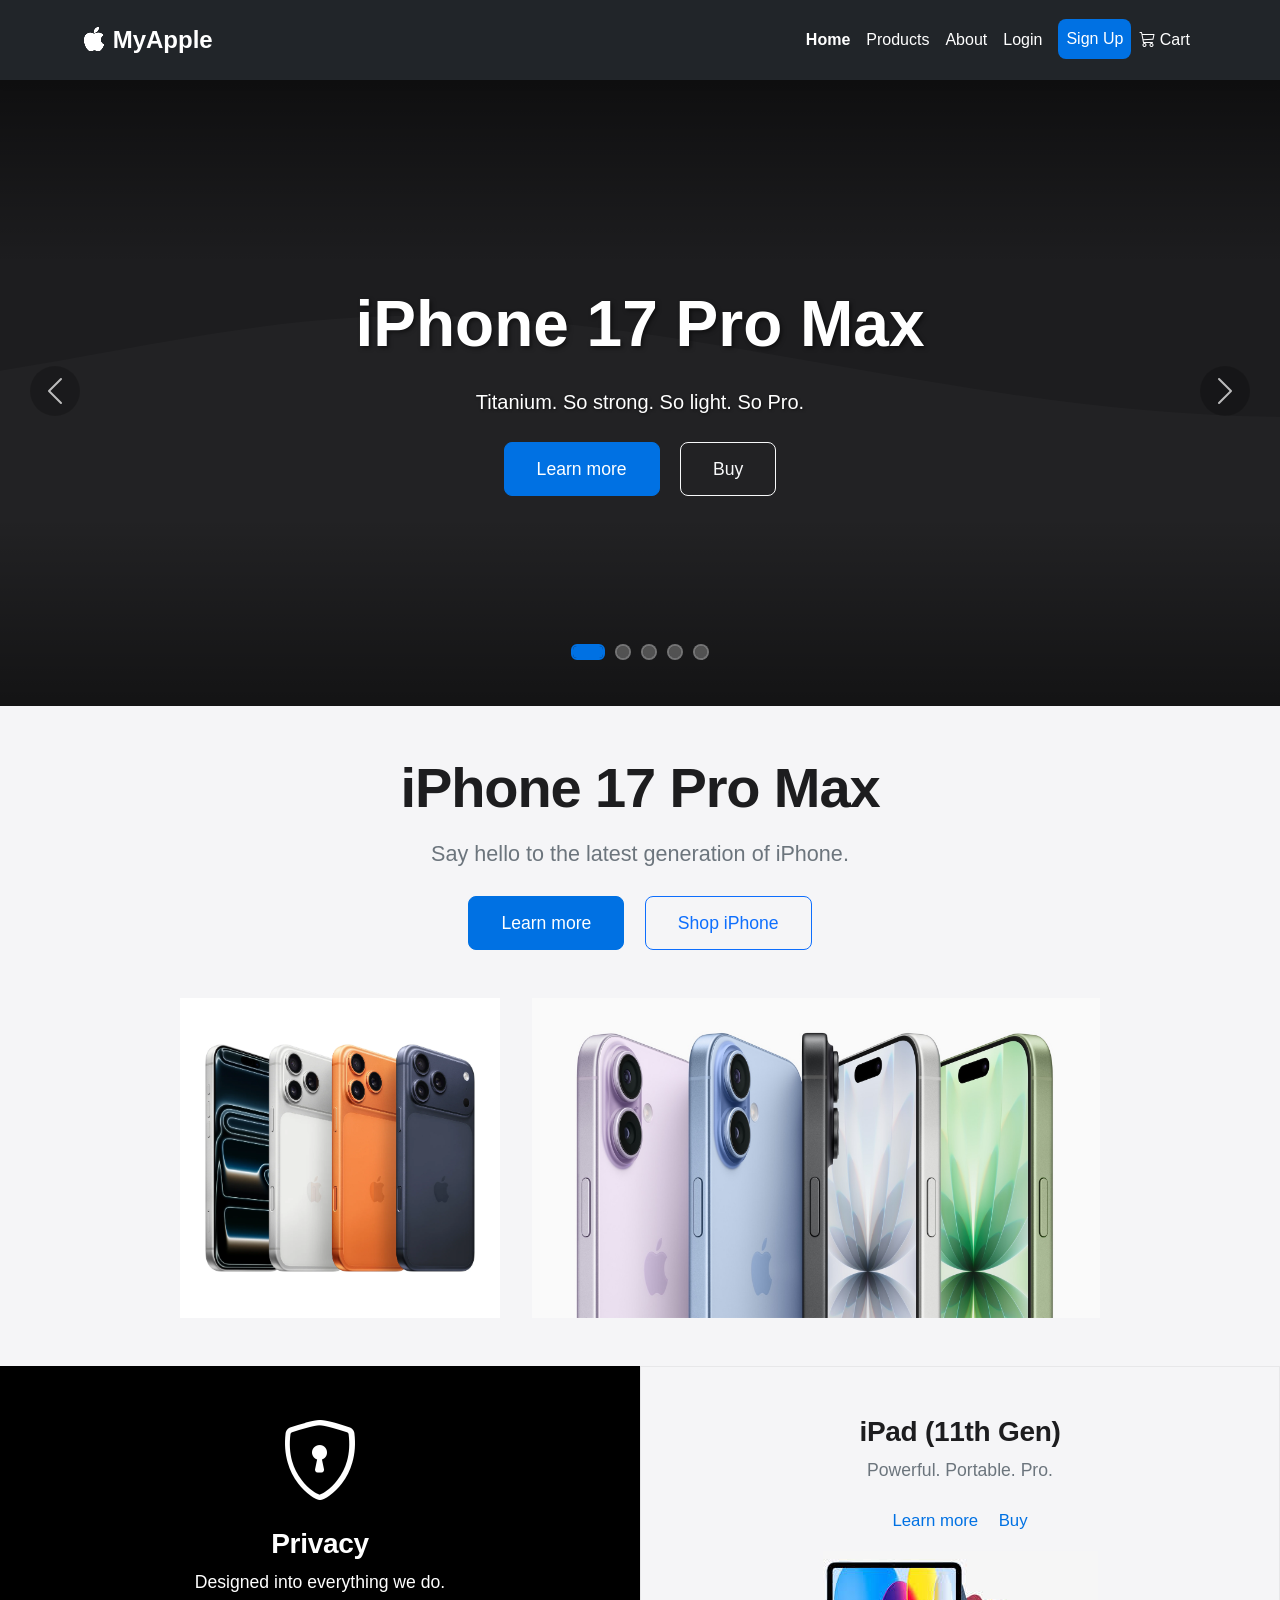
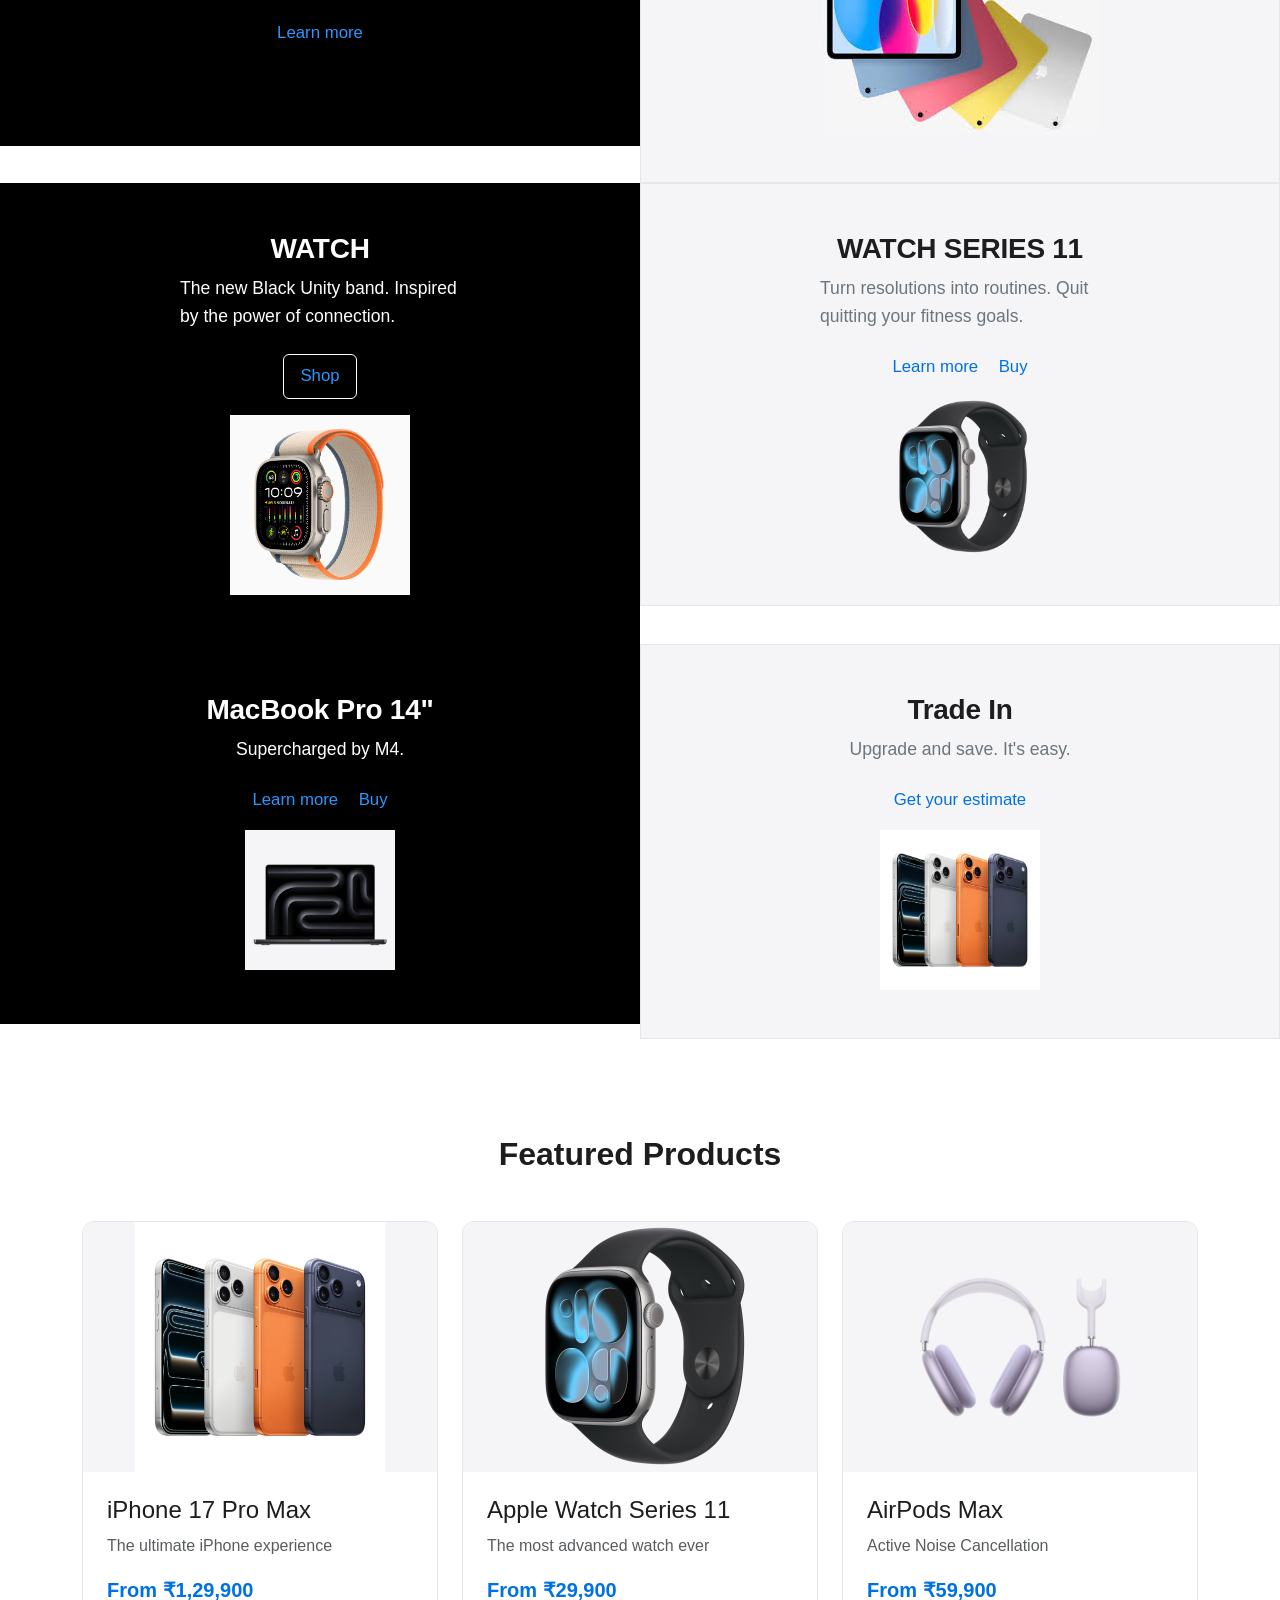
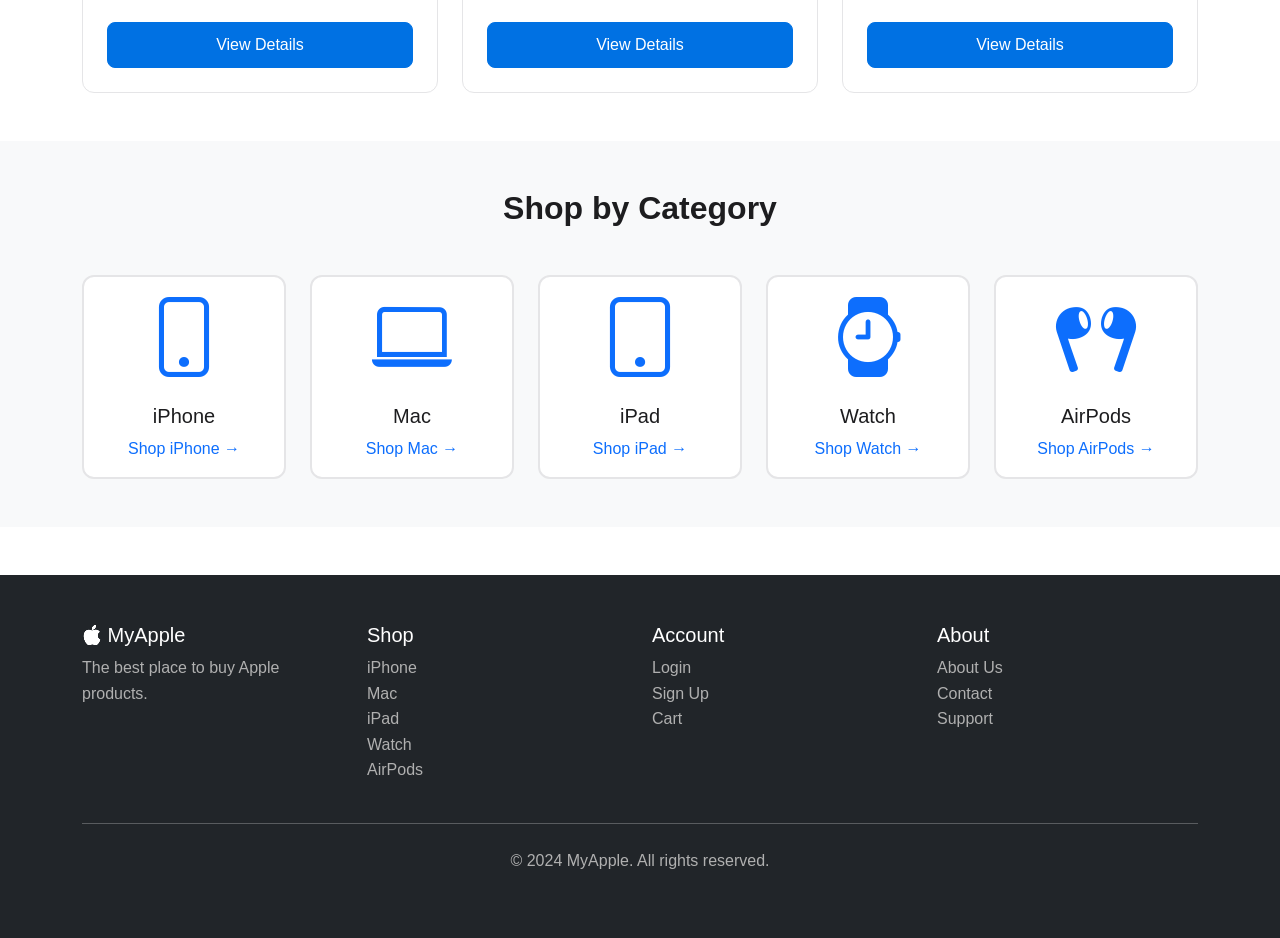
<file: index.html>
<!DOCTYPE html>
<html lang="en">
<head>
    <meta charset="UTF-8">
    <meta name="viewport" content="width=device-width, initial-scale=1.0">
    <title>MyAppl - Official Store</title>
    <link href="https://cdn.jsdelivr.net/npm/bootstrap@5.3.8/dist/css/bootstrap.min.css" rel="stylesheet">
    <link rel="stylesheet" href="https://cdn.jsdelivr.net/npm/bootstrap-icons@1.13.1/font/bootstrap-icons.min.css">
    <link rel="stylesheet" href="css/style.css">
</head>
<body>
    <!-- Navigation -->
    <nav class="navbar navbar-expand-lg navbar-dark bg-dark fixed-top">
        <div class="container">
            <a class="navbar-brand fw-bold" href="index.html">
                <i class="bi bi-apple"></i> MyApple
            </a>
            <button class="navbar-toggler" type="button" data-bs-toggle="collapse" data-bs-target="#navbarNav">
                <span class="navbar-toggler-icon"></span>
            </button>
            <div class="collapse navbar-collapse" id="navbarNav">
                <ul class="navbar-nav ms-auto">
                    <li class="nav-item">
                        <a class="nav-link active" href="index.html">Home</a>
                    </li>
                    <li class="nav-item">
                        <a class="nav-link" href="categories.html">Products</a>
                    </li>
                    <li class="nav-item">
                        <a class="nav-link" href="about.html">About</a>
                    </li>
                    <li class="nav-item" id="navAuth">
                        <a class="nav-link" href="login.html">Login</a>
                    </li>
                    <li class="nav-item" id="navAuthSignup">
                        <a class="nav-link btn btn-primary text-white ms-2" href="signup.html">Sign Up</a>
                    </li>
                    <li class="nav-item dropdown" id="navProfile" style="display: none;">
                        <a class="nav-link dropdown-toggle" href="#" data-bs-toggle="dropdown" aria-expanded="false">
                            <i class="bi bi-person-circle"></i> <span id="profileNameSpan">Profile</span>
                        </a>
                        <ul class="dropdown-menu dropdown-menu-end">
                            <li><a class="dropdown-item" href="profile.html"><i class="bi bi-person"></i> Profile</a></li>
                            <li><hr class="dropdown-divider"></li>
                            <li><a class="dropdown-item text-danger" href="#" id="navLogout"><i class="bi bi-box-arrow-right"></i> Logout</a></li>
                        </ul>
                    </li>
                    <li class="nav-item">
                        <a class="nav-link" href="payment.html">
                            <i class="bi bi-cart3"></i> Cart
                        </a>
                    </li>
                </ul>
            </div>
        </div>
    </nav>

    <!-- Carousel Section -->
    <section class="hero-carousel-section" style="margin-top: 76px; position: relative;">
        <div id="heroCarousel" class="carousel slide carousel-fade" data-bs-ride="carousel" data-bs-interval="2000">
            <div class="carousel-inner">
                <!-- iPhone Slide -->
                <div class="carousel-item active">
                    <div class="hero-slide hero-slide-iphone">
                        <video class="hero-slide-video" autoplay muted loop playsinline>
                            <source src="theme/ivid.mp4" type="video/mp4">
                        </video>
                        <div class="hero-content text-center text-white">
                            <h1 class="display-1 fw-bold mb-4">iPhone 17 Pro Max</h1>
                            <p class="lead mb-4">Titanium. So strong. So light. So Pro.</p>
                            <div class="hero-buttons">
                                <a href="categories.html?category=iphone" class="btn btn-primary btn-lg me-3">Learn more</a>
                                <a href="categories.html?category=iphone" class="btn btn-outline-light btn-lg">Buy</a>
                            </div>
                        </div>
                    </div>
                </div>
                <!-- Watch Slide -->
                <div class="carousel-item">
                    <div class="hero-slide hero-slide-watch">
                        <div class="hero-content text-center text-white">
                            <h1 class="display-1 fw-bold mb-4">Apple Watch Series 11</h1>
                            <p class="lead mb-4">The most advanced watch ever made.</p>
                            <div class="hero-buttons">
                                <a href="categories.html?category=watch" class="btn btn-primary btn-lg me-3">Learn more</a>
                                <a href="categories.html?category=watch" class="btn btn-outline-light btn-lg">Buy</a>
                            </div>
                        </div>
                    </div>
                </div>
                <!-- iPad Slide -->
                <div class="carousel-item">
                    <div class="hero-slide hero-slide-ipad">
                        <div class="hero-content text-center text-white">
                            <h1 class="display-1 fw-bold mb-4">iPad (10th Gen)</h1>
                            <p class="lead mb-4">Powerful. Portable. Pro.</p>
                            <div class="hero-buttons">
                                <a href="categories.html?category=ipad" class="btn btn-primary btn-lg me-3">Learn more</a>
                                <a href="categories.html?category=ipad" class="btn btn-outline-light btn-lg">Buy</a>
                            </div>
                        </div>
                    </div>
                </div>
                <!-- Mac Slide -->
                <div class="carousel-item">
                    <div class="hero-slide hero-slide-mac">
                        <div class="hero-content text-center text-white">
                            <h1 class="display-1 fw-bold mb-4">MacBook Pro (M4)</h1>
                            <p class="lead mb-4">Supercharged by M4 chip.</p>
                            <div class="hero-buttons">
                                <a href="categories.html?category=mac" class="btn btn-primary btn-lg me-3">Learn more</a>
                                <a href="categories.html?category=mac" class="btn btn-outline-light btn-lg">Buy</a>
                            </div>
                        </div>
                    </div>
                </div>
                <!-- AirPods Slide -->
                <div class="carousel-item">
                    <div class="hero-slide hero-slide-airpods">
                        <div class="hero-content text-center text-white">
                            <h1 class="display-1 fw-bold mb-4">AirPods Max</h1>
                            <p class="lead mb-4">Active Noise Cancellation. Pure sound.</p>
                            <div class="hero-buttons">
                                <a href="categories.html?category=airpods" class="btn btn-primary btn-lg me-3">Learn more</a>
                                <a href="categories.html?category=airpods" class="btn btn-outline-light btn-lg">Buy</a>
                            </div>
                        </div>
                    </div>
                </div>
            </div>
            <!-- Carousel Controls -->
            <button class="carousel-control-prev" type="button" data-bs-target="#heroCarousel" data-bs-slide="prev" style="left: 30px;">
                <span class="carousel-control-prev-icon" aria-hidden="true"></span>
                <span class="visually-hidden">Previous</span>
            </button>
            <button class="carousel-control-next" type="button" data-bs-target="#heroCarousel" data-bs-slide="next" style="right: 30px;">
                <span class="carousel-control-next-icon" aria-hidden="true"></span>
                <span class="visually-hidden">Next</span>
            </button>
            <!-- Carousel Indicators -->
            <div class="carousel-indicators" style="bottom: 30px;">
                <button type="button" data-bs-target="#heroCarousel" data-bs-slide-to="0" class="active" aria-current="true" aria-label="Slide 1"></button>
                <button type="button" data-bs-target="#heroCarousel" data-bs-slide-to="1" aria-label="Slide 2"></button>
                <button type="button" data-bs-target="#heroCarousel" data-bs-slide-to="2" aria-label="Slide 3"></button>
                <button type="button" data-bs-target="#heroCarousel" data-bs-slide-to="3" aria-label="Slide 4"></button>
                <button type="button" data-bs-target="#heroCarousel" data-bs-slide-to="4" aria-label="Slide 5"></button>
            </div>
        </div>
    </section>

    <!-- iPhone Poster Banner -->
    <section class="poster-banner poster-iphone-banner py-5" style="margin-top: 0;">
        <div class="container text-center">
            <h2 class="poster-banner-title display-4 fw-bold mb-3">iPhone 17 Pro Max</h2>
            <p class="poster-banner-tagline lead text-secondary mb-4">Say hello to the latest generation of iPhone.</p>
            <div class="poster-banner-buttons mb-5">
                <a href="categories.html?category=iphone" class="btn btn-primary btn-lg me-3">Learn more</a>
                <a href="categories.html?category=iphone" class="btn btn-outline-primary btn-lg">Shop iPhone</a>
            </div>
            <div class="poster-iphone-phones">
                <img src="Iphone/I17/17 pro max.jpeg.webp" alt="iPhone 17 Pro Max" class="poster-phone-img poster-phone-left">
                <img src="Iphone/I17/17.jpeg.webp" alt="iPhone 17" class="poster-phone-img poster-phone-right">
            </div>
        </div>
    </section>

    <!-- Poster Grid (2x3) -->
    <section class="poster-grid-section" style="margin-top: 0;">
        <div class="poster-grid container-fluid p-0">
            <!-- Row 1 -->
            <div class="row g-0">
                <div class="col-md-6">
                    <a href="about.html" class="poster-card poster-dark text-decoration-none">
                        <div class="poster-card-inner d-flex flex-column justify-content-center align-items-center text-white py-5 px-4">
                            <div class="poster-icon mb-3"><i class="bi bi-shield-lock display-1"></i></div>
                            <h3 class="poster-title fw-bold mb-2">Privacy</h3>
                            <p class="poster-tagline mb-4" style="max-width: 280px;">Designed into everything we do.</p>
                            <span class="poster-link text-primary">Learn more</span>
                        </div>
                    </a>
                </div>
                <div class="col-md-6">
                    <a href="categories.html?category=ipad" class="poster-card poster-light text-decoration-none">
                        <div class="poster-card-inner d-flex flex-column justify-content-center align-items-center py-5 px-4">
                            <h3 class="poster-title fw-bold mb-2">iPad (11th Gen)</h3>
                            <p class="poster-tagline text-secondary mb-4" style="max-width: 280px;">Powerful. Portable. Pro.</p>
                            <div class="poster-buttons">
                                <span class="poster-link text-primary me-3">Learn more</span>
                                <span class="poster-link text-primary">Buy</span>
                            </div>
                            <div class="poster-product-img mt-3">
                                <img src="ipad/ipad/pad 11th.jpeg.webp" alt="iPad 11th Gen" class="img-fluid">
                            </div>
                        </div>
                    </a>
                </div>
            </div>
            <!-- Row 2 -->
            <div class="row g-0">
                <div class="col-md-6">
                    <a href="categories.html?category=watch" class="poster-card poster-dark text-decoration-none">
                        <div class="poster-card-inner d-flex flex-column justify-content-center align-items-center text-white py-5 px-4">
                            <h3 class="poster-title fw-bold mb-2">WATCH</h3>
                            <p class="poster-tagline mb-4" style="max-width: 280px;">The new Black Unity band. Inspired by the power of connection.</p>
                            <span class="poster-link text-white border border-white rounded px-3 py-2">Shop</span>
                            <div class="poster-product-img mt-3">
                                <img src="watch/ultra/ultra 2.jpeg.webp" alt="Apple Watch" class="img-fluid" style="max-height: 180px;">
                            </div>
                        </div>
                    </a>
                </div>
                <div class="col-md-6">
                    <a href="categories.html?category=watch" class="poster-card poster-light text-decoration-none">
                        <div class="poster-card-inner d-flex flex-column justify-content-center align-items-center py-5 px-4">
                            <h3 class="poster-title fw-bold mb-2">WATCH SERIES 11</h3>
                            <p class="poster-tagline text-secondary mb-4" style="max-width: 280px;">Turn resolutions into routines. Quit quitting your fitness goals.</p>
                            <div class="poster-buttons mb-3">
                                <span class="poster-link text-primary me-3">Learn more</span>
                                <span class="poster-link text-primary">Buy</span>
                            </div>
                            <div class="poster-product-img">
                                <img src="watch/series/series 11.jpeg.webp" alt="Apple Watch Series 11" class="img-fluid" style="max-height: 160px;">
                            </div>
                        </div>
                    </a>
                </div>
            </div>
            <!-- Row 3 -->
            <div class="row g-0">
                <div class="col-md-6">
                    <a href="categories.html?category=mac" class="poster-card poster-dark text-decoration-none">
                        <div class="poster-card-inner d-flex flex-column justify-content-center align-items-center text-white py-5 px-4">
                            <h3 class="poster-title fw-bold mb-2">MacBook Pro 14"</h3>
                            <p class="poster-tagline mb-4" style="max-width: 280px;">Supercharged by M4.</p>
                            <div class="poster-buttons mb-3">
                                <span class="poster-link text-primary me-3">Learn more</span>
                                <span class="poster-link text-primary">Buy</span>
                            </div>
                            <div class="poster-product-img">
                                <img src="macbook/m4/m4 pro.jpeg.webp" alt="MacBook Pro M4" class="img-fluid" style="max-height: 140px;">
                            </div>
                        </div>
                    </a>
                </div>
                <div class="col-md-6">
                    <a href="categories.html?category=iphone" class="poster-card poster-light text-decoration-none">
                        <div class="poster-card-inner d-flex flex-column justify-content-center align-items-center py-5 px-4">
                            <h3 class="poster-title fw-bold mb-2">Trade In</h3>
                            <p class="poster-tagline text-secondary mb-4" style="max-width: 280px;">Upgrade and save. It's easy.</p>
                            <span class="poster-link text-primary">Get your estimate</span>
                            <div class="poster-product-img mt-3">
                                <img src="Iphone/I17/17 pro max.jpeg.webp" alt="Trade In" class="img-fluid" style="max-height: 160px;">
                            </div>
                        </div>
                    </a>
                </div>
            </div>
        </div>
    </section>

    <!-- Featured Products -->
    <section class="py-5 mt-5">
        <div class="container">
            <h2 class="text-center mb-5 fw-bold">Featured Products</h2>
            <div class="row g-4">
                <div class="col-md-4">
                    <div class="product-card">
                        <div class="product-image">
                            <img src="Iphone/I17/17 pro max.jpeg.webp" alt="iPhone 17 Pro Max" class="img-fluid">
                        </div>
                        <div class="product-info p-4">
                            <h4 style="margin-bottom: 0.5rem;">iPhone 17 Pro Max</h4>
                            <p class="text-muted">The ultimate iPhone experience</p>
                            <p class="price fw-bold">From ₹1,29,900</p>
                            <a href="categories.html" class="btn btn-primary w-100">View Details</a>
                        </div>
                    </div>
                </div>
                <div class="col-md-4">
                    <div class="product-card">
                        <div class="product-image">
                            <img src="watch/series/series 11.jpeg.webp" alt="Apple Watch Series 11" class="img-fluid">
                        </div>
                        <div class="product-info p-4">
                            <h4 style="margin-bottom: 0.5rem;">Apple Watch Series 11</h4>
                            <p class="text-muted">The most advanced watch ever</p>
                            <p class="price fw-bold">From ₹29,900</p>
                            <a href="categories.html" class="btn btn-primary w-100">View Details</a>
                        </div>
                    </div>
                </div>
                <div class="col-md-4">
                    <div class="product-card">
                        <div class="product-image">
                            <img src="airpods/max/max.jpeg.webp" alt="AirPods Max" class="img-fluid">
                        </div>
                        <div class="product-info p-4">
                            <h4 style="margin-bottom: 0.5rem;">AirPods Max</h4>
                            <p class="text-muted">Active Noise Cancellation</p>
                            <p class="price fw-bold">From ₹59,900</p>
                            <a href="categories.html" class="btn btn-primary w-100">View Details</a>
                        </div>
                    </div>
                </div>
            </div>
        </div>
    </section>

    <!-- Categories Section -->
    <section class="py-5 bg-light">
        <div class="container">
            <h2 class="text-center mb-5 fw-bold">Shop by Category</h2>
            <div class="row g-4">
                <div class="col-lg col-md-4 col-sm-6">
                    <a href="categories.html?category=iphone" class="category-card-link text-decoration-none">
                        <div class="category-card text-center">
                            <i class="bi bi-phone display-1 text-primary"></i>
                            <h5 class="mt-3" style="margin-bottom: 0.5rem;">iPhone</h5>
                            <p class="mb-0 text-primary">Shop iPhone →</p>
                        </div>
                    </a>
                </div>
                <div class="col-lg col-md-4 col-sm-6">
                    <a href="categories.html?category=mac" class="category-card-link text-decoration-none">
                        <div class="category-card text-center">
                            <i class="bi bi-laptop display-1 text-primary"></i>
                            <h5 class="mt-3" style="margin-bottom: 0.5rem;">Mac</h5>
                            <p class="mb-0 text-primary">Shop Mac →</p>
                        </div>
                    </a>
                </div>
                <div class="col-lg col-md-4 col-sm-6">
                    <a href="categories.html?category=ipad" class="category-card-link text-decoration-none">
                        <div class="category-card text-center">
                            <i class="bi bi-tablet display-1 text-primary"></i>
                            <h5 class="mt-3" style="margin-bottom: 0.5rem;">iPad</h5>
                            <p class="mb-0 text-primary">Shop iPad →</p>
                        </div>
                    </a>
                </div>
                <div class="col-lg col-md-4 col-sm-6">
                    <a href="categories.html?category=watch" class="category-card-link text-decoration-none">
                        <div class="category-card text-center">
                            <i class="bi bi-watch display-1 text-primary"></i>
                            <h5 class="mt-3" style="margin-bottom: 0.5rem;">Watch</h5>
                            <p class="mb-0 text-primary">Shop Watch →</p>
                        </div>
                    </a>
                </div>
                <div class="col-lg col-md-4 col-sm-6">
                    <a href="categories.html?category=airpods" class="category-card-link text-decoration-none">
                        <div class="category-card text-center">
                            <i class="bi bi-earbuds display-1 text-primary"></i>
                            <h5 class="mt-3" style="margin-bottom: 0.5rem;">AirPods</h5>
                            <p class="mb-0 text-primary">Shop AirPods →</p>
                        </div>
                    </a>
                </div>
            </div>
        </div>
    </section>

    <!-- Footer -->
    <footer class="bg-dark text-white py-5 mt-5">
        <div class="container">
            <div class="row">
                <div class="col-md-3">
                    <h5><i class="bi bi-apple"></i> MyApple</h5>
                    <p class="text-muted">The best place to buy Apple products.</p>
                </div>
                <div class="col-md-3">
                    <h5>Shop</h5>
                    <ul class="list-unstyled">
                        <li><a href="categories.html?category=iphone" class="text-muted text-decoration-none">iPhone</a></li>
                        <li><a href="categories.html?category=mac" class="text-muted text-decoration-none">Mac</a></li>
                        <li><a href="categories.html?category=ipad" class="text-muted text-decoration-none">iPad</a></li>
                        <li><a href="categories.html?category=watch" class="text-muted text-decoration-none">Watch</a></li>
                        <li><a href="categories.html?category=airpods" class="text-muted text-decoration-none">AirPods</a></li>
                    </ul>
                </div>
                <div class="col-md-3">
                    <h5>Account</h5>
                    <ul class="list-unstyled">
                        <li><a href="login.html" class="text-muted text-decoration-none">Login</a></li>
                        <li><a href="signup.html" class="text-muted text-decoration-none">Sign Up</a></li>
                        <li><a href="payment.html" class="text-muted text-decoration-none">Cart</a></li>
                    </ul>
                </div>
                <div class="col-md-3">
                    <h5>About</h5>
                    <ul class="list-unstyled">
                        <li><a href="about.html" class="text-muted text-decoration-none">About Us</a></li>
                        <li><a href="#" class="text-muted text-decoration-none">Contact</a></li>
                        <li><a href="#" class="text-muted text-decoration-none">Support</a></li>
                    </ul>
                </div>
            </div>
            <hr class="my-4">
            <div class="text-center text-muted">
                <p>&copy; 2024 MyApple. All rights reserved.</p>
            </div>
        </div>
    </footer>

    <script src="https://cdn.jsdelivr.net/npm/bootstrap@5.3.8/dist/js/bootstrap.bundle.min.js"></script>
    <script src="js/script.js"></script>
</body>
</html>
</file>
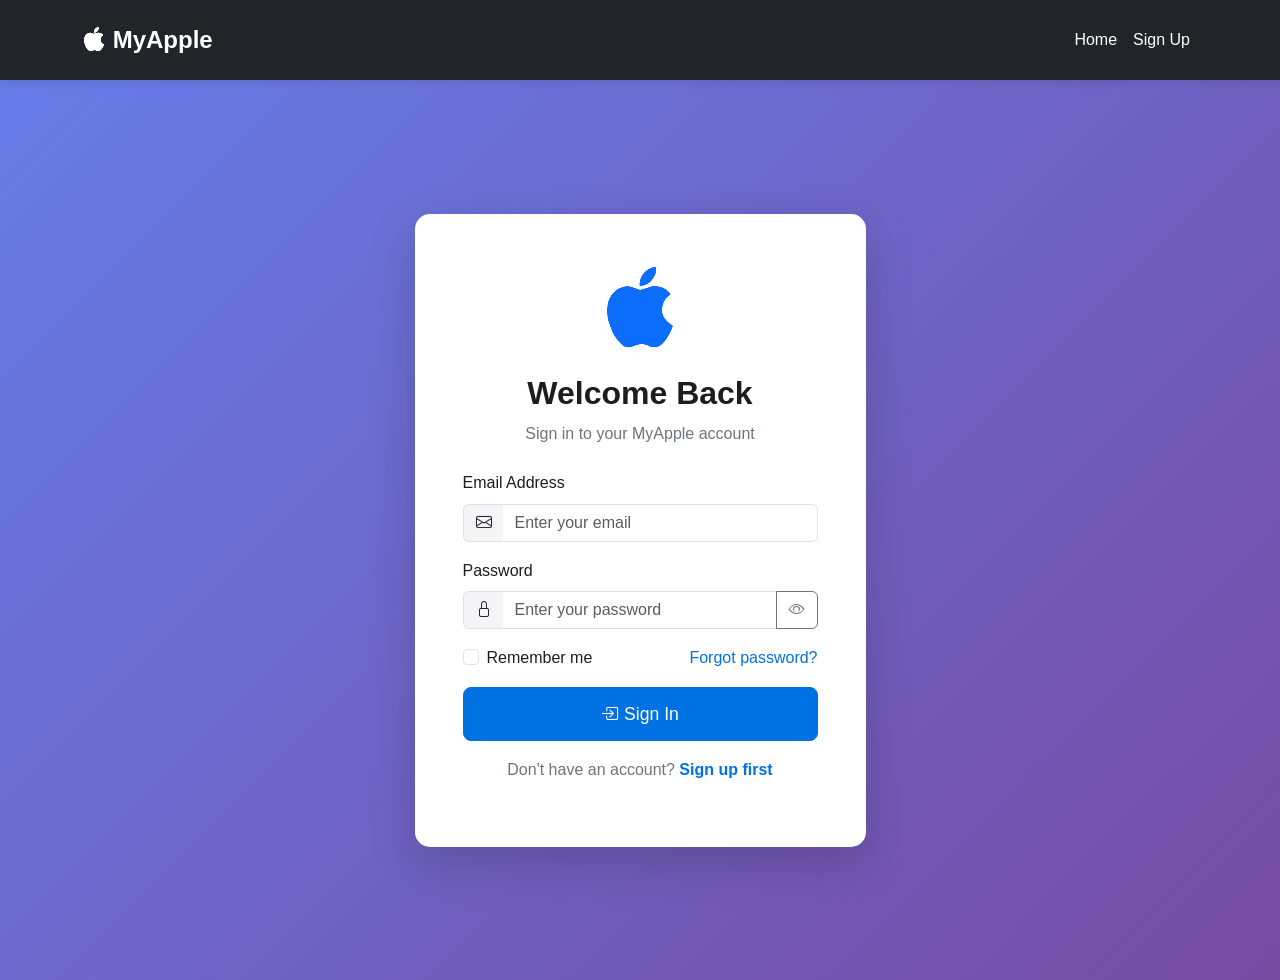
<file: login.html>
<!DOCTYPE html>
<html lang="en">
<head>
    <meta charset="UTF-8">
    <meta name="viewport" content="width=device-width, initial-scale=1.0">
    <title>Login - MyApple</title>
    <link href="https://cdn.jsdelivr.net/npm/bootstrap@5.3.8/dist/css/bootstrap.min.css" rel="stylesheet">
    <link rel="stylesheet" href="https://cdn.jsdelivr.net/npm/bootstrap-icons@1.13.1/font/bootstrap-icons.min.css">
    <link rel="stylesheet" href="css/style.css">
</head>
<body class="login-page">
    <!-- Navigation -->
    <nav class="navbar navbar-expand-lg navbar-dark bg-dark">
        <div class="container">
            <a class="navbar-brand fw-bold" href="index.html">
                <i class="bi bi-apple"></i> MyApple
            </a>
            <div class="navbar-nav ms-auto">
                <a class="nav-link" href="index.html">Home</a>
                <a class="nav-link" href="signup.html">Sign Up</a>
            </div>
        </div>
    </nav>

    <!-- Login Form -->
    <div class="container">
        <div class="row justify-content-center align-items-center min-vh-100">
            <div class="col-md-5">
                <div class="login-card shadow-lg p-5">
                    <div class="text-center mb-4">
                        <i class="bi bi-apple display-1 text-primary"></i>
                        <h2 class="mt-3 fw-bold">Welcome Back</h2>
                        <p class="text-muted">Sign in to your MyApple account</p>
                    </div>
                    
                    <form id="loginForm">
                        <div class="mb-3">
                            <label for="email" class="form-label">Email Address</label>
                            <div class="input-group">
                                <span class="input-group-text"><i class="bi bi-envelope"></i></span>
                                <input type="email" class="form-control" id="email" placeholder="Enter your email" required>
                            </div>
                        </div>
                        
                        <div class="mb-3">
                            <label for="password" class="form-label">Password</label>
                            <div class="input-group">
                                <span class="input-group-text"><i class="bi bi-lock"></i></span>
                                <input type="password" class="form-control" id="password" placeholder="Enter your password" required>
                                <button class="btn btn-outline-secondary" type="button" id="togglePassword">
                                    <i class="bi bi-eye" id="eyeIcon"></i>
                                </button>
                            </div>
                        </div>
                        
                        <div class="mb-3 form-check">
                            <input type="checkbox" class="form-check-input" id="rememberMe">
                            <label class="form-check-label" for="rememberMe">Remember me</label>
                            <a href="#" class="float-end text-decoration-none">Forgot password?</a>
                        </div>
                        
                        <button type="submit" class="btn btn-primary w-100 btn-lg mb-3">
                            <i class="bi bi-box-arrow-in-right"></i> Sign In
                        </button>
                        
                        <div class="text-center">
                            <p class="text-muted">Don't have an account? 
                                <a href="signup.html" class="text-primary text-decoration-none fw-bold">Sign up first</a>
                            </p>
                        </div>
                    </form>
                </div>
            </div>
        </div>
    </div>

    <script src="https://cdn.jsdelivr.net/npm/bootstrap@5.3.8/dist/js/bootstrap.bundle.min.js"></script>
    <script src="js/script.js"></script>
</body>
</html>
</file>
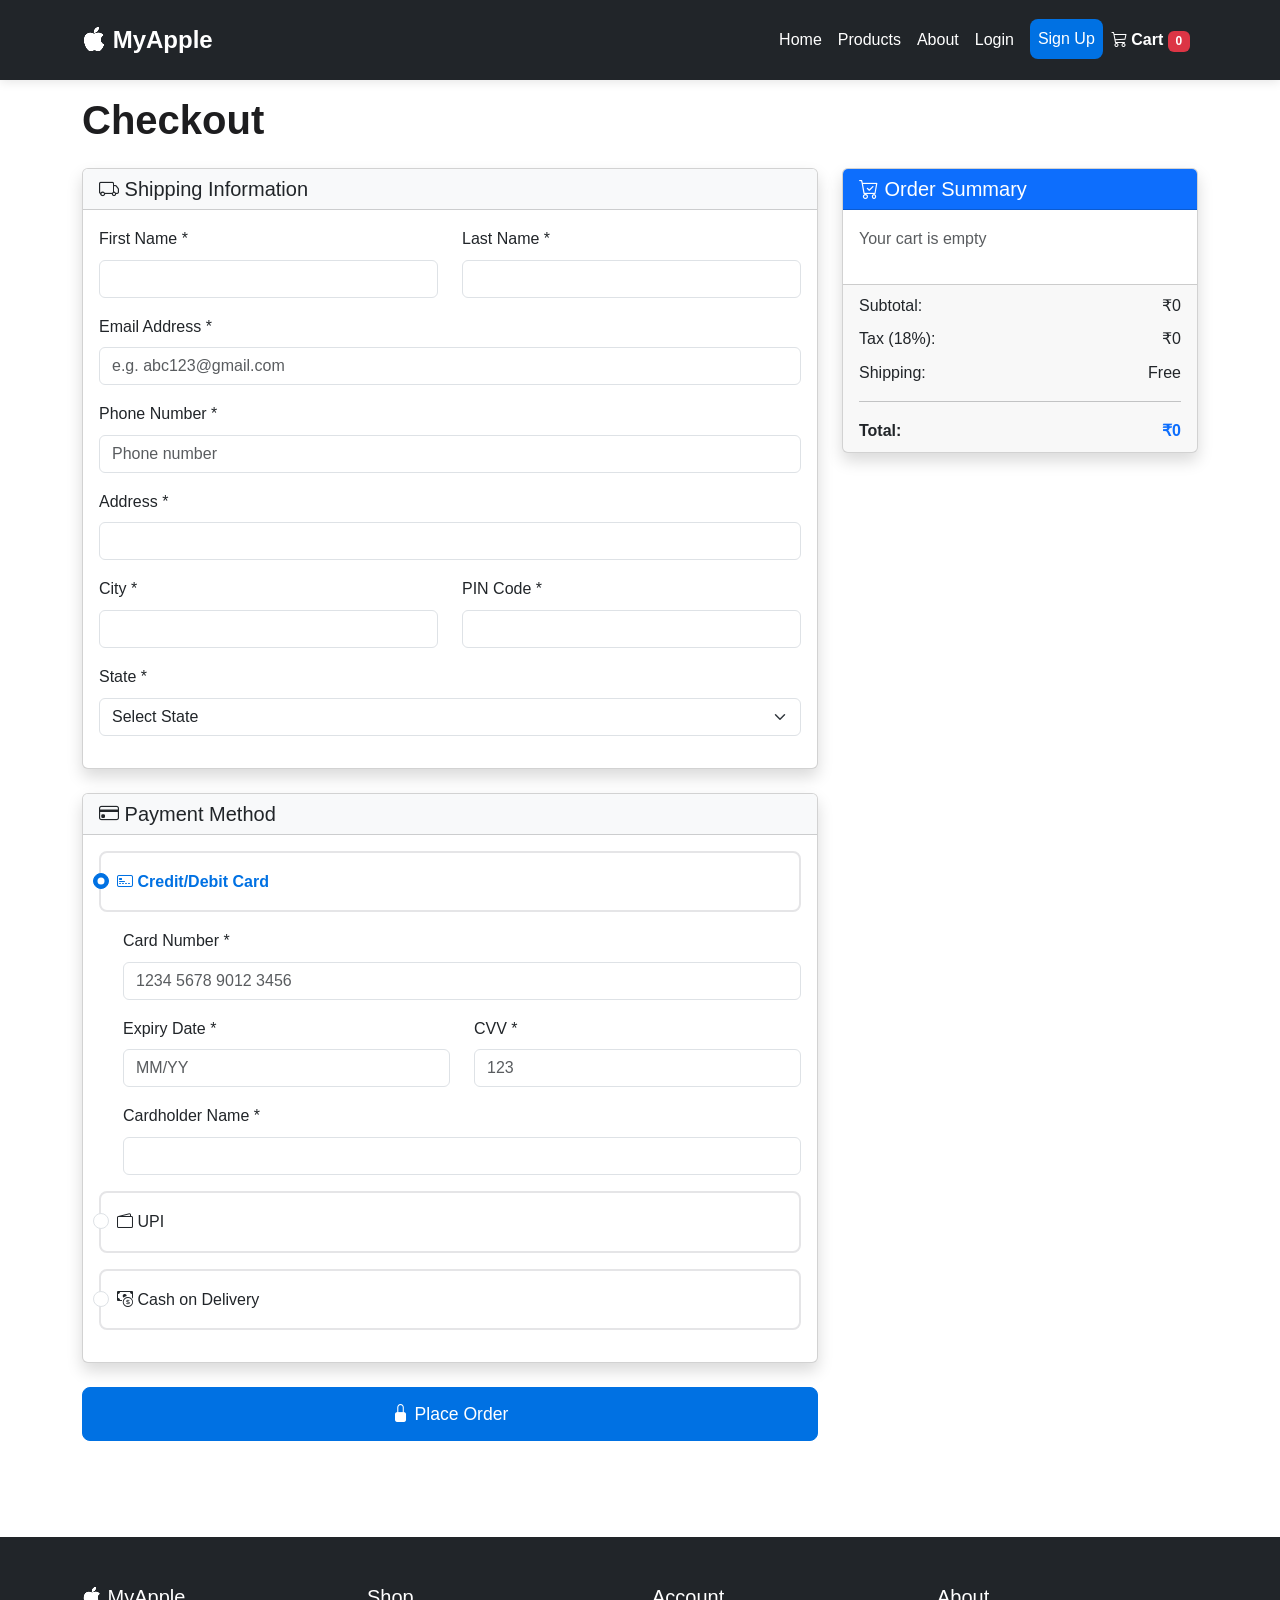
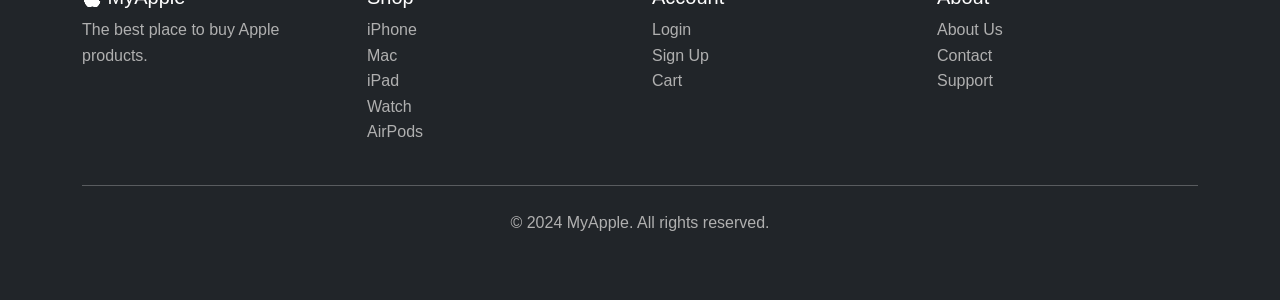
<file: payment.html>
<!DOCTYPE html>
<html lang="en">
<head>
    <meta charset="UTF-8">
    <meta name="viewport" content="width=device-width, initial-scale=1.0">
    <title>Checkout - MyApple </title>
    <link href="https://cdn.jsdelivr.net/npm/bootstrap@5.3.8/dist/css/bootstrap.min.css" rel="stylesheet">
    <link rel="stylesheet" href="https://cdn.jsdelivr.net/npm/bootstrap-icons@1.13.1/font/bootstrap-icons.min.css">
    <link rel="stylesheet" href="css/style.css">
</head>
<body>
    <!-- Navigation -->
    <nav class="navbar navbar-expand-lg navbar-dark bg-dark fixed-top">
        <div class="container">
            <a class="navbar-brand fw-bold" href="index.html">
                <i class="bi bi-apple"></i> MyApple
            </a>
            <button class="navbar-toggler" type="button" data-bs-toggle="collapse" data-bs-target="#navbarNav">
                <span class="navbar-toggler-icon"></span>
            </button>
            <div class="collapse navbar-collapse" id="navbarNav">
                <ul class="navbar-nav ms-auto">
                    <li class="nav-item">
                        <a class="nav-link" href="index.html">Home</a>
                    </li>
                    <li class="nav-item">
                        <a class="nav-link" href="categories.html">Products</a>
                    </li>
                    <li class="nav-item">
                        <a class="nav-link" href="about.html">About</a>
                    </li>
                    <li class="nav-item" id="navAuth">
                        <a class="nav-link" href="login.html">Login</a>
                    </li>
                    <li class="nav-item" id="navAuthSignup">
                        <a class="nav-link btn btn-primary text-white ms-2" href="signup.html">Sign Up</a>
                    </li>
                    <li class="nav-item dropdown" id="navProfile" style="display: none;">
                        <a class="nav-link dropdown-toggle" href="#" data-bs-toggle="dropdown" aria-expanded="false">
                            <i class="bi bi-person-circle"></i> <span id="profileNameSpan">Profile</span>
                        </a>
                        <ul class="dropdown-menu dropdown-menu-end">
                            <li><a class="dropdown-item" href="profile.html"><i class="bi bi-person"></i> Profile</a></li>
                            <li><hr class="dropdown-divider"></li>
                            <li><a class="dropdown-item text-danger" href="#" id="navLogout"><i class="bi bi-box-arrow-right"></i> Logout</a></li>
                        </ul>
                    </li>
                    <li class="nav-item">
                        <a class="nav-link active" href="payment.html">
                            <i class="bi bi-cart3"></i> Cart <span class="badge bg-danger" id="cartCountNav">0</span>
                        </a>
                    </li>
                </ul>
            </div>
        </div>
    </nav>

    <!-- Checkout Section -->
    <section class="py-5 mt-5">
        <div class="container">
            <h1 class="mb-4 fw-bold">Checkout</h1>
            <div class="row">
                <!-- Order Summary -->
                <div class="col-lg-4 order-lg-2 mb-4">
                    <div class="card shadow">
                        <div class="card-header bg-primary text-white">
                            <h5 class="mb-0"><i class="bi bi-cart-check"></i> Order Summary</h5>
                        </div>
                        <div class="card-body" id="cartItems">
                            <p class="text-muted">Your cart is empty</p>
                        </div>
                        <div class="card-footer">
                            <div class="d-flex justify-content-between mb-2">
                                <span>Subtotal:</span>
                                <span id="subtotal">₹0</span>
                            </div>
                            <div class="d-flex justify-content-between mb-2">
                                <span>Tax (18%):</span>
                                <span id="tax">₹0</span>
                            </div>
                            <div class="d-flex justify-content-between mb-2">
                                <span>Shipping:</span>
                                <span>Free</span>
                            </div>
                            <hr>
                            <div class="d-flex justify-content-between">
                                <strong>Total:</strong>
                                <strong class="text-primary" id="total">₹0</strong>
                            </div>
                        </div>
                    </div>
                </div>

                <!-- Checkout Form -->
                <div class="col-lg-8 order-lg-1">
                    <!-- Shipping Information -->
                    <div class="card shadow mb-4">
                        <div class="card-header bg-light">
                            <h5 class="mb-0"><i class="bi bi-truck"></i> Shipping Information</h5>
                        </div>
                        <div class="card-body">
                            <form id="checkoutForm">
                                <div class="row">
                                    <div class="col-md-6 mb-3">
                                        <label for="firstName" class="form-label">First Name *</label>
                                        <input type="text" class="form-control" id="checkoutFirstName" required>
                                    </div>
                                    <div class="col-md-6 mb-3">
                                        <label for="lastName" class="form-label">Last Name *</label>
                                        <input type="text" class="form-control" id="checkoutLastName" required>
                                    </div>
                                </div>
                                <div class="mb-3">
                                    <label for="checkoutEmail" class="form-label">Email Address *</label>
                                    <input type="email" class="form-control" id="checkoutEmail" placeholder="e.g. abc123@gmail.com" required>
                                    <div class="invalid-feedback">Please enter a valid email (e.g. abc123@gmail.com).</div>
                                </div>
                                <div class="mb-3">
                                    <label for="checkoutPhone" class="form-label">Phone Number *</label>
                                    <input type="tel" class="form-control" id="checkoutPhone" placeholder="Phone number" maxlength="10" required>
                                    <div class="invalid-feedback">Phone must be 10 digits and start with 6, 7, 8 or 9.</div>
                                </div>
                                <div class="mb-3">
                                    <label for="checkoutAddress" class="form-label">Address *</label>
                                    <input type="text" class="form-control" id="checkoutAddress" required>
                                </div>
                                <div class="row">
                                    <div class="col-md-6 mb-3">
                                        <label for="checkoutCity" class="form-label">City *</label>
                                        <input type="text" class="form-control" id="checkoutCity" required>
                                    </div>
                                    <div class="col-md-6 mb-3">
                                        <label for="checkoutZip" class="form-label">PIN Code *</label>
                                        <input type="text" class="form-control" id="checkoutZip" maxlength="6" required>
                                        <div class="invalid-feedback">PIN code must be exactly 6 digits.</div>
                                    </div>
                                </div>
                                <div class="mb-3">
                                    <label for="checkoutState" class="form-label">State *</label>
                                    <select class="form-select" id="checkoutState" required>
                                        <option value="">Select State</option>
                                        <option value="Andhra Pradesh">Andhra Pradesh</option>
                                        <option value="Arunachal Pradesh">Arunachal Pradesh</option>
                                        <option value="Assam">Assam</option>
                                        <option value="Bihar">Bihar</option>
                                        <option value="Chhattisgarh">Chhattisgarh</option>
                                        <option value="Goa">Goa</option>
                                        <option value="Gujarat">Gujarat</option>
                                        <option value="Haryana">Haryana</option>
                                        <option value="Himachal Pradesh">Himachal Pradesh</option>
                                        <option value="Jharkhand">Jharkhand</option>
                                        <option value="Karnataka">Karnataka</option>
                                        <option value="Kerala">Kerala</option>
                                        <option value="Madhya Pradesh">Madhya Pradesh</option>
                                        <option value="Maharashtra">Maharashtra</option>
                                        <option value="Manipur">Manipur</option>
                                        <option value="Meghalaya">Meghalaya</option>
                                        <option value="Mizoram">Mizoram</option>
                                        <option value="Nagaland">Nagaland</option>
                                        <option value="Odisha">Odisha</option>
                                        <option value="Punjab">Punjab</option>
                                        <option value="Rajasthan">Rajasthan</option>
                                        <option value="Sikkim">Sikkim</option>
                                        <option value="Tamil Nadu">Tamil Nadu</option>
                                        <option value="Telangana">Telangana</option>
                                        <option value="Tripura">Tripura</option>
                                        <option value="Uttar Pradesh">Uttar Pradesh</option>
                                        <option value="Uttarakhand">Uttarakhand</option>
                                        <option value="West Bengal">West Bengal</option>
                                        <option value="Andaman and Nicobar Islands">Andaman and Nicobar Islands</option>
                                        <option value="Chandigarh">Chandigarh</option>
                                        <option value="Dadra and Nagar Haveli and Daman and Diu">Dadra and Nagar Haveli and Daman and Diu</option>
                                        <option value="Delhi (National Capital Territory)">Delhi (National Capital Territory)</option>
                                        <option value="Jammu and Kashmir">Jammu and Kashmir</option>
                                        <option value="Ladakh">Ladakh</option>
                                        <option value="Lakshadweep">Lakshadweep</option>
                                        <option value="Puducherry">Puducherry</option>
                                    </select>
                                </div>
                            </form>
                        </div>
                    </div>

                    <!-- Payment Method -->
                    <div class="card shadow mb-4">
                        <div class="card-header bg-light">
                            <h5 class="mb-0"><i class="bi bi-credit-card"></i> Payment Method</h5>
                        </div>
                        <div class="card-body">
                            <div class="payment-methods">
                                <div class="form-check mb-3">
                                    <input class="form-check-input" type="radio" name="paymentMethod" id="creditCard" value="credit" checked>
                                    <label class="form-check-label" for="creditCard">
                                        <i class="bi bi-credit-card-2-front"></i> Credit/Debit Card
                                    </label>
                                </div>
                                <div id="cardDetails" class="ms-4 mb-3">
                                    <div class="mb-3">
                                        <label for="cardNumber" class="form-label">Card Number *</label>
                                        <input type="text" class="form-control" id="cardNumber" placeholder="1234 5678 9012 3456" maxlength="19" required>
                                    </div>
                                    <div class="row">
                                        <div class="col-md-6 mb-3">
                                            <label for="expiryDate" class="form-label">Expiry Date *</label>
                                            <input type="text" class="form-control" id="expiryDate" placeholder="MM/YY" maxlength="5" required>
                                        </div>
                                        <div class="col-md-6 mb-3">
                                            <label for="cvv" class="form-label">CVV *</label>
                                            <input type="text" class="form-control" id="cvv" placeholder="123" maxlength="3" required>
                                        </div>
                                    </div>
                                    <div class="mb-3">
                                        <label for="cardName" class="form-label">Cardholder Name *</label>
                                        <input type="text" class="form-control" id="cardName" required>
                                    </div>
                                </div>

                                <div class="form-check mb-3">
                                    <input class="form-check-input" type="radio" name="paymentMethod" id="upi" value="upi">
                                    <label class="form-check-label" for="upi">
                                        <i class="bi bi-wallet2"></i> UPI
                                    </label>
                                </div>
                                <div id="upiDetails" class="ms-4 mb-3" style="display: none;">
                                    <div class="mb-3">
                                        <label for="upiId" class="form-label">UPI ID *</label>
                                        <input type="text" class="form-control" id="upiId" placeholder="e.g. sbi@oksbi" autocomplete="off">
                                        <div class="form-text">Format: name@bank (e.g. sbi@oksbi)</div>
                                        <div class="invalid-feedback">Enter a valid UPI ID (e.g. sbi@oksbi).</div>
                                    </div>
                                </div>

                                <div class="form-check mb-3">
                                    <input class="form-check-input" type="radio" name="paymentMethod" id="cod" value="cod">
                                    <label class="form-check-label" for="cod">
                                        <i class="bi bi-cash-coin"></i> Cash on Delivery
                                    </label>
                                </div>
                            </div>
                        </div>
                    </div>

                    <!-- Place Order Button -->
                    <div class="d-grid">
                        <button type="button" class="btn btn-primary btn-lg" id="placeOrderBtn">
                            <i class="bi bi-lock-fill"></i> Place Order
                        </button>
                    </div>
                </div>
            </div>
        </div>
    </section>

    <!-- Success Modal -->
    <div class="modal fade" id="successModal" tabindex="-1">
        <div class="modal-dialog modal-dialog-centered">
            <div class="modal-content">
                <div class="modal-body text-center p-5">
                    <i class="bi bi-check-circle-fill text-success display-1"></i>
                    <h3 class="mt-3">Order Placed Successfully!</h3>
                    <p class="text-muted">Thank you for your purchase. Your order will be delivered soon.</p>
                    <div class="mt-4">
                        <a href="index.html" class="btn btn-primary">Continue Shopping</a>
                    </div>
                </div>
            </div>
        </div>
    </div>

    <!-- Footer -->
    <footer class="bg-dark text-white py-5 mt-5">
        <div class="container">
            <div class="row">
                <div class="col-md-3">
                    <h5><i class="bi bi-apple"></i> MyApple</h5>
                    <p class="text-muted">The best place to buy Apple products.</p>
                </div>
                <div class="col-md-3">
                    <h5>Shop</h5>
                    <ul class="list-unstyled">
                        <li><a href="categories.html?category=iphone" class="text-muted text-decoration-none">iPhone</a></li>
                        <li><a href="categories.html?category=mac" class="text-muted text-decoration-none">Mac</a></li>
                        <li><a href="categories.html?category=ipad" class="text-muted text-decoration-none">iPad</a></li>
                        <li><a href="categories.html?category=watch" class="text-muted text-decoration-none">Watch</a></li>
                        <li><a href="categories.html?category=airpods" class="text-muted text-decoration-none">AirPods</a></li>
                    </ul>
                </div>
                <div class="col-md-3">
                    <h5>Account</h5>
                    <ul class="list-unstyled">
                        <li><a href="login.html" class="text-muted text-decoration-none">Login</a></li>
                        <li><a href="signup.html" class="text-muted text-decoration-none">Sign Up</a></li>
                        <li><a href="payment.html" class="text-muted text-decoration-none">Cart</a></li>
                    </ul>
                </div>
                <div class="col-md-3">
                    <h5>About</h5>
                    <ul class="list-unstyled">
                        <li><a href="about.html" class="text-muted text-decoration-none">About Us</a></li>
                        <li><a href="#" class="text-muted text-decoration-none">Contact</a></li>
                        <li><a href="#" class="text-muted text-decoration-none">Support</a></li>
                    </ul>
                </div>
            </div>
            <hr class="my-4">
            <div class="text-center text-muted">
                <p>&copy; 2024 MyApple. All rights reserved.</p>
            </div>
        </div>
    </footer>

    <script src="https://cdn.jsdelivr.net/npm/bootstrap@5.3.8/dist/js/bootstrap.bundle.min.js"></script>
    <script src="js/script.js"></script>
</body>
</html>
</file>
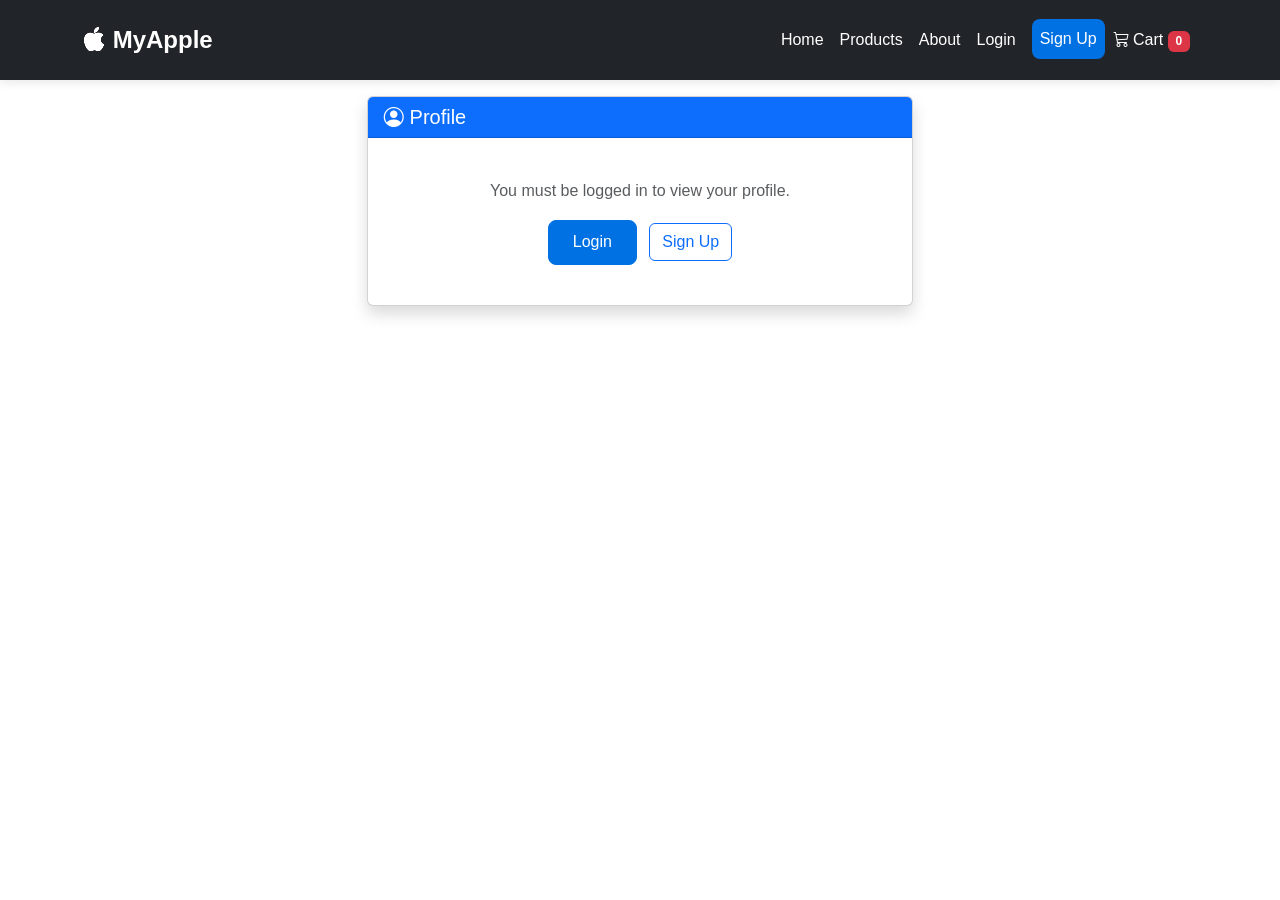
<file: profile.html>
<!DOCTYPE html>
<html lang="en">
<head>
    <meta charset="UTF-8">
    <meta name="viewport" content="width=device-width, initial-scale=1.0">
    <title>Profile - MyApple</title>
    <link href="https://cdn.jsdelivr.net/npm/bootstrap@5.3.8/dist/css/bootstrap.min.css" rel="stylesheet">
    <link rel="stylesheet" href="https://cdn.jsdelivr.net/npm/bootstrap-icons@1.13.1/font/bootstrap-icons.min.css">
    <link rel="stylesheet" href="css/style.css">
</head>
<body>
    <!-- Navigation -->
    <nav class="navbar navbar-expand-lg navbar-dark bg-dark fixed-top">
        <div class="container">
            <a class="navbar-brand fw-bold" href="index.html">
                <i class="bi bi-apple"></i> MyApple
            </a>
            <button class="navbar-toggler" type="button" data-bs-toggle="collapse" data-bs-target="#navbarNav">
                <span class="navbar-toggler-icon"></span>
            </button>
            <div class="collapse navbar-collapse" id="navbarNav">
                <ul class="navbar-nav ms-auto">
                    <li class="nav-item">
                        <a class="nav-link" href="index.html">Home</a>
                    </li>
                    <li class="nav-item">
                        <a class="nav-link" href="categories.html">Products</a>
                    </li>
                    <li class="nav-item">
                        <a class="nav-link" href="about.html">About</a>
                    </li>
                    <li class="nav-item" id="navAuth">
                        <a class="nav-link" href="login.html">Login</a>
                    </li>
                    <li class="nav-item" id="navAuthSignup">
                        <a class="nav-link btn btn-primary text-white ms-2" href="signup.html">Sign Up</a>
                    </li>
                    <li class="nav-item dropdown" id="navProfile" style="display: none;">
                        <a class="nav-link dropdown-toggle" href="#" data-bs-toggle="dropdown" aria-expanded="false">
                            <i class="bi bi-person-circle"></i> <span id="profileNameSpan">Profile</span>
                        </a>
                        <ul class="dropdown-menu dropdown-menu-end">
                            <li><a class="dropdown-item" href="profile.html"><i class="bi bi-person"></i> Profile</a></li>
                            <li><hr class="dropdown-divider"></li>
                            <li><a class="dropdown-item text-danger" href="#" id="navLogout"><i class="bi bi-box-arrow-right"></i> Logout</a></li>
                        </ul>
                    </li>
                    <li class="nav-item">
                        <a class="nav-link" href="payment.html">
                            <i class="bi bi-cart3"></i> Cart <span class="badge bg-danger" id="cartCount">0</span>
                        </a>
                    </li>
                </ul>
            </div>
        </div>
    </nav>

    <!-- Profile Section -->
    <section class="py-5 mt-5">
        <div class="container">
            <div class="row justify-content-center">
                <div class="col-md-8 col-lg-6">
                    <div class="card shadow">
                        <div class="card-header bg-primary text-white">
                            <h5 class="mb-0"><i class="bi bi-person-circle"></i> Profile</h5>
                        </div>
                        <div class="card-body">
                            <div id="profileLoginRequired" class="text-center py-4" style="display: none;">
                                <p class="text-muted">You must be logged in to view your profile.</p>
                                <a href="login.html" class="btn btn-primary">Login</a>
                                <a href="signup.html" class="btn btn-outline-primary ms-2">Sign Up</a>
                            </div>
                            <form id="profileForm" style="display: none;">
                                <div class="row">
                                    <div class="col-md-6 mb-3">
                                        <label for="profileFirstName" class="form-label">First Name</label>
                                        <input type="text" class="form-control" id="profileFirstName" required>
                                    </div>
                                    <div class="col-md-6 mb-3">
                                        <label for="profileLastName" class="form-label">Last Name</label>
                                        <input type="text" class="form-control" id="profileLastName" required>
                                    </div>
                                </div>
                                <div class="mb-3">
                                    <label for="profileEmail" class="form-label">Email</label>
                                    <input type="email" class="form-control" id="profileEmail" readonly>
                                </div>
                                <div class="mb-3">
                                    <label for="profilePhone" class="form-label">Phone Number (10 digits, start with 6–9)</label>
                                    <input type="tel" class="form-control" id="profilePhone" maxlength="10" pattern="[6-9][0-9]{9}" required>
                                    <div class="invalid-feedback" id="profilePhoneFeedback"></div>
                                </div>
                                <div class="mb-3">
                                    <label for="profileGender" class="form-label">Gender</label>
                                    <select class="form-select" id="profileGender">
                                        <option value="">Select</option>
                                        <option value="Male">Male</option>
                                        <option value="Female">Female</option>
                                        <option value="Other">Other</option>
                                    </select>
                                </div>
                                <div class="mb-3">
                                    <label for="profileAddress" class="form-label">Address</label>
                                    <textarea class="form-control" id="profileAddress" rows="3"></textarea>
                                </div>
                                <button type="submit" class="btn btn-primary">
                                    <i class="bi bi-check2"></i> Save Profile
                                </button>
                            </form>
                        </div>
                    </div>
                </div>
            </div>
        </div>
    </section>

    <script src="https://cdn.jsdelivr.net/npm/bootstrap@5.3.8/dist/js/bootstrap.bundle.min.js"></script>
    <script src="js/script.js"></script>
    <script>
    document.addEventListener('DOMContentLoaded', function() {
        const user = getLoggedInUser();
        const profileLoginRequired = document.getElementById('profileLoginRequired');
        const profileForm = document.getElementById('profileForm');
        if (!user) {
            if (profileLoginRequired) profileLoginRequired.style.display = 'block';
            if (profileForm) profileForm.style.display = 'none';
            return;
        }
        if (profileLoginRequired) profileLoginRequired.style.display = 'none';
        if (profileForm) profileForm.style.display = 'block';
        document.getElementById('profileFirstName').value = user.firstName || '';
        document.getElementById('profileLastName').value = user.lastName || '';
        document.getElementById('profileEmail').value = user.email || '';
        document.getElementById('profilePhone').value = user.phone || '';
        document.getElementById('profileGender').value = user.gender || '';
        document.getElementById('profileAddress').value = user.address || '';

        profileForm.addEventListener('submit', function(e) {
            e.preventDefault();
            const phone = (document.getElementById('profilePhone').value || '').replace(/\D/g, '');
            if (!/^[6-9]\d{9}$/.test(phone)) {
                document.getElementById('profilePhone').classList.add('is-invalid');
                document.getElementById('profilePhoneFeedback').textContent = 'Phone must be 10 digits and start with 6, 7, 8 or 9';
                return;
            }
            document.getElementById('profilePhone').classList.remove('is-invalid');
            const users = getUsers();
            const idx = users.findIndex(u => u.email && u.email.toLowerCase() === user.email.toLowerCase());
            if (idx === -1) return;
            users[idx] = {
                ...users[idx],
                firstName: document.getElementById('profileFirstName').value.trim(),
                lastName: document.getElementById('profileLastName').value.trim(),
                phone: phone,
                gender: document.getElementById('profileGender').value || '',
                address: document.getElementById('profileAddress').value.trim()
            };
            saveUsers(users);
            setLoggedInUser(users[idx]);
            showNotification('Profile saved successfully.');
        });
    });
    </script>
</body>
</html>
</file>
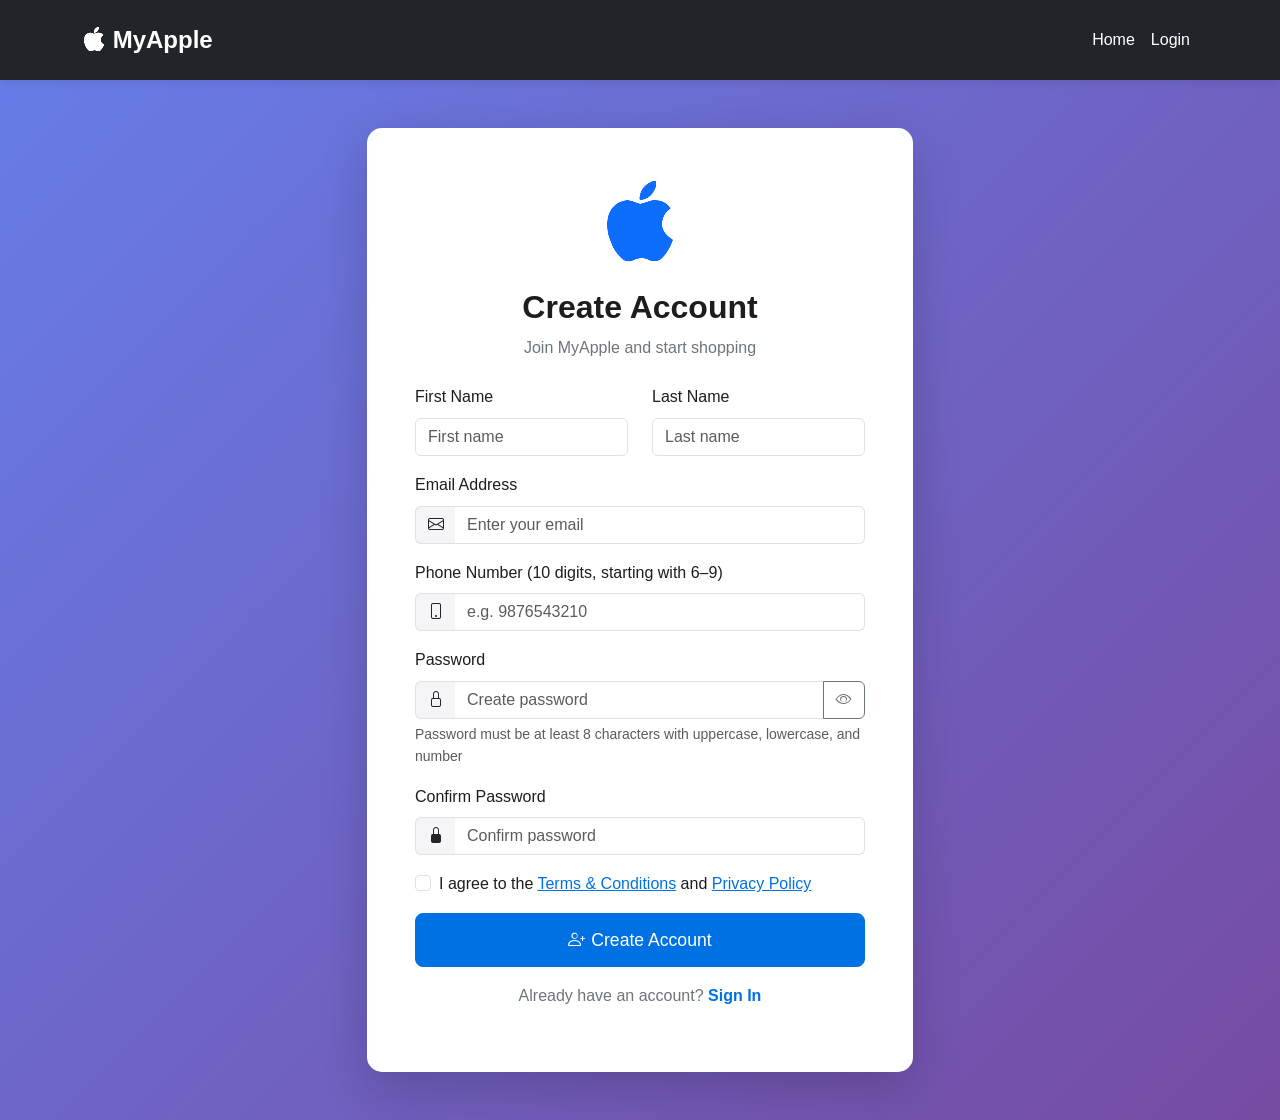
<file: signup.html>
<!DOCTYPE html>
<html lang="en">
<head>
    <meta charset="UTF-8">
    <meta name="viewport" content="width=device-width, initial-scale=1.0">
    <title>Sign Up - MyApple</title>
    <link href="https://cdn.jsdelivr.net/npm/bootstrap@5.3.8/dist/css/bootstrap.min.css" rel="stylesheet">
    <link rel="stylesheet" href="https://cdn.jsdelivr.net/npm/bootstrap-icons@1.13.1/font/bootstrap-icons.min.css">
    <link rel="stylesheet" href="css/style.css">
</head>
<body class="signup-page">
    <!-- Navigation -->
    <nav class="navbar navbar-expand-lg navbar-dark bg-dark">
        <div class="container">
            <a class="navbar-brand fw-bold" href="index.html">
                <i class="bi bi-apple"></i> MyApple
            </a>
            <div class="navbar-nav ms-auto">
                <a class="nav-link" href="index.html">Home</a>
                <a class="nav-link" href="login.html">Login</a>
            </div>
        </div>
    </nav>

    <!-- Sign Up Form -->
    <div class="container py-5">
        <div class="row justify-content-center">
            <div class="col-md-6">
                <div class="signup-card shadow-lg p-5">
                    <div class="text-center mb-4">
                        <i class="bi bi-apple display-1 text-primary"></i>
                        <h2 class="mt-3 fw-bold">Create Account</h2>
                        <p class="text-muted">Join MyApple and start shopping</p>
                    </div>
                    
                    <form id="signupForm">
                        <div class="row">
                            <div class="col-md-6 mb-3">
                                <label for="firstName" class="form-label">First Name</label>
                                <input type="text" class="form-control" id="firstName" placeholder="First name" required>
                            </div>
                            <div class="col-md-6 mb-3">
                                <label for="lastName" class="form-label">Last Name</label>
                                <input type="text" class="form-control" id="lastName" placeholder="Last name" required>
                            </div>
                        </div>
                        
                        <div class="mb-3">
                            <label for="signupEmail" class="form-label">Email Address</label>
                            <div class="input-group">
                                <span class="input-group-text"><i class="bi bi-envelope"></i></span>
                                <input type="email" class="form-control" id="signupEmail" placeholder="Enter your email" required>
                            </div>
                            <div class="invalid-feedback" id="emailFeedback"></div>
                        </div>
                        
                        <div class="mb-3">
                            <label for="phone" class="form-label">Phone Number (10 digits, starting with 6–9)</label>
                            <div class="input-group">
                                <span class="input-group-text"><i class="bi bi-phone"></i></span>
                                <input type="tel" class="form-control" id="phone" placeholder="e.g. 9876543210" maxlength="10" pattern="[6-9][0-9]{9}" required>
                            </div>
                            <div class="invalid-feedback" id="phoneFeedback"></div>
                        </div>
                        
                        <div class="mb-3">
                            <label for="signupPassword" class="form-label">Password</label>
                            <div class="input-group">
                                <span class="input-group-text"><i class="bi bi-lock"></i></span>
                                <input type="password" class="form-control" id="signupPassword" placeholder="Create password" required>
                                <button class="btn btn-outline-secondary" type="button" id="toggleSignupPassword">
                                    <i class="bi bi-eye" id="signupEyeIcon"></i>
                                </button>
                            </div>
                            <div class="form-text">
                                Password must be at least 8 characters with uppercase, lowercase, and number
                            </div>
                        </div>
                        
                        <div class="mb-3">
                            <label for="confirmPassword" class="form-label">Confirm Password</label>
                            <div class="input-group">
                                <span class="input-group-text"><i class="bi bi-lock-fill"></i></span>
                                <input type="password" class="form-control" id="confirmPassword" placeholder="Confirm password" required>
                            </div>
                            <div class="invalid-feedback" id="passwordFeedback"></div>
                        </div>
                        
                        <div class="mb-3 form-check">
                            <input type="checkbox" class="form-check-input" id="agreeTerms" required>
                            <label class="form-check-label" for="agreeTerms">
                                I agree to the <a href="#" class="text-primary">Terms & Conditions</a> and <a href="#" class="text-primary">Privacy Policy</a>
                            </label>
                        </div>
                        
                        <button type="submit" class="btn btn-primary w-100 btn-lg mb-3">
                            <i class="bi bi-person-plus"></i> Create Account
                        </button>
                        
                        <div class="text-center">
                            <p class="text-muted">Already have an account? 
                                <a href="login.html" class="text-primary text-decoration-none fw-bold">Sign In</a>
                            </p>
                        </div>
                    </form>
                </div>
            </div>
        </div>
    </div>

    <script src="https://cdn.jsdelivr.net/npm/bootstrap@5.3.8/dist/js/bootstrap.bundle.min.js"></script>
    <script src="js/script.js"></script>
</body>
</html>
</file>
<file: css/style.css>
/* MyApple - Main Styles */
:root {
    --primary-color: #0071e3;
    --secondary-color: #1d1d1f;
    --text-color: #1d1d1f;
    --bg-light: #f5f5f7;
}

*, *::before, *::after { margin: 0; padding: 0; box-sizing: border-box; }

body {
    font-family: -apple-system, BlinkMacSystemFont, 'Segoe UI', Roboto, sans-serif;
    color: var(--text-color);
    line-height: 1.6;
}

/* Navigation */
.navbar {
    box-shadow: 0 2px 10px rgba(0,0,0,0.1);
    padding: 1rem 0;
    background-color: #212529 !important;
}
.navbar, .navbar a, .navbar .nav-link, .navbar .navbar-brand, .navbar span { color: #fff !important; opacity: 1 !important; }
.navbar-brand { font-size: 1.5rem; font-weight: 600; transition: transform 0.3s ease; }
.navbar-brand:hover { transform: scale(1.05); }
.navbar .nav-link { font-weight: 400; transition: all 0.3s ease; padding: 0.5rem 1rem; }
.navbar .nav-link:hover { transform: scale(1.1); font-weight: 500; }
.navbar .nav-link.active { font-weight: 600; }
.navbar .btn-primary { background-color: var(--primary-color) !important; border-color: var(--primary-color) !important; }
.navbar .btn-primary:hover { background-color: #0051a2 !important; border-color: #0051a2 !important; }
.navbar-dark .navbar-toggler { border-color: rgba(255,255,255,0.3); }
.navbar-dark .navbar-toggler-icon { background-image: url("data:image/svg+xml,%3csvg xmlns='http://www.w3.org/2000/svg' viewBox='0 0 30 30'%3e%3cpath stroke='rgba%28255,255,255,1%29' stroke-linecap='round' stroke-miterlimit='10' stroke-width='2' d='M4 7h22M4 15h22M4 23h22'/%3e%3c/svg%3e"); }

/* Profile dropdown - black bg, white text */
#navProfile .dropdown-menu { background: #000; border-color: #333; }
#navProfile .dropdown-menu .dropdown-item { color: #fff; }
#navProfile .dropdown-menu .dropdown-item:hover,
#navProfile .dropdown-menu .dropdown-item:focus { background: #333; color: #fff; }
#navProfile .dropdown-menu .dropdown-item.text-danger { color: #fff; }
#navProfile .dropdown-menu .dropdown-item.text-danger:hover,
#navProfile .dropdown-menu .dropdown-item.text-danger:focus { background: #333; color: #fff; }
#navProfile .dropdown-menu .dropdown-divider { border-color: rgba(255,255,255,0.2); }

/* Hero Carousel */
#heroCarousel, #heroCarousel .carousel-item, .hero-slide {
    min-height: 70vh; max-height: 90vh;
}
.hero-slide {
    display: flex; align-items: center; justify-content: center; position: relative;
    background-size: contain; background-position: center; background-repeat: no-repeat; background-color: #1d1d1f;
}
.hero-slide::before {
    content: ''; position: absolute; inset: 0;
    background: linear-gradient(180deg, rgba(0,0,0,0.5) 0%, transparent 30%, transparent 70%, rgba(0,0,0,0.5) 100%);
    z-index: 1; pointer-events: none;
}
.hero-slide::after {
    content: ''; position: absolute; inset: 0;
    background: url('data:image/svg+xml,<svg xmlns="http://www.w3.org/2000/svg" viewBox="0 0 1440 320"><path fill="rgba(255,255,255,0.08)" d="M0,96L48,112C96,128,192,160,288,160C384,160,480,128,576,122.7C672,117,768,139,864,154.7C960,171,1056,181,1152,165.3C1248,149,1344,107,1392,85.3L1440,64L1440,320L1392,320C1344,320,1248,320,1152,320C1056,320,960,320,864,320C768,320,672,320,576,320C480,320,384,320,288,320C192,320,96,320,48,320L0,320Z"></path></svg>') no-repeat bottom; background-size: cover; opacity: 0.3; z-index: 1; pointer-events: none;
}
.hero-slide-iphone { background-image: none; }
.hero-slide-iphone .hero-slide-video { position: absolute; left: 0; top: 0; width: 100%; height: 100%; object-fit: cover; z-index: 0; }
.hero-slide-watch { background-image: url('../watch/series/series 11.jpeg.webp'); }
.hero-slide-ipad { background-image: url('../theme/pad.jpeg.webp'); }
.hero-slide-mac { background-image: url('../macbook/m4/m4 pro.jpeg.webp'); }
.hero-slide-airpods { background-image: url('../airpods/max/max.jpeg.webp'); }
.hero-content { position: relative; z-index: 2; padding: 2rem; }
.hero-content h1 { font-size: 4rem; font-weight: 700; text-shadow: 2px 2px 4px rgba(0,0,0,0.5); animation: fadeInUp 0.8s ease; }
.hero-content .lead { text-shadow: 1px 1px 3px rgba(0,0,0,0.5); animation: fadeInUp 1s ease; }
.hero-buttons { animation: fadeInUp 1.2s ease; }
@keyframes fadeInUp { from { opacity: 0; transform: translateY(30px); } to { opacity: 1; transform: translateY(0); } }

/* Carousel controls & indicators */
#heroCarousel .carousel-control-prev, #heroCarousel .carousel-control-next {
    width: 50px; height: 50px; top: 50%; transform: translateY(-50%);
    background-color: rgba(0,0,0,0.3); border-radius: 50%; opacity: 0.7; transition: all 0.3s ease;
}
#heroCarousel .carousel-control-prev:hover, #heroCarousel .carousel-control-next:hover { opacity: 1; background-color: rgba(0,0,0,0.5); }
#heroCarousel .carousel-indicators button {
    width: 12px; height: 12px; border-radius: 50%; background-color: rgba(255,255,255,0.5);
    border: 2px solid rgba(255,255,255,0.8); margin: 0 5px; transition: all 0.3s ease;
}
#heroCarousel .carousel-indicators button.active { background-color: var(--primary-color); border-color: var(--primary-color); width: 30px; border-radius: 6px; }

/* Poster banner */
.poster-banner { background: var(--bg-light); }
.poster-iphone-banner .poster-banner-title { color: var(--text-color); font-size: 3.5rem; letter-spacing: -0.02em; }
.poster-iphone-banner .poster-banner-tagline { color: #6e6e73; font-size: 1.35rem; }
.poster-iphone-phones { display: flex; justify-content: center; align-items: flex-end; gap: 2rem; margin-top: 2rem; }
.poster-phone-img { max-height: 320px; width: auto; object-fit: contain; transition: transform 0.3s ease; }
.poster-iphone-banner:hover .poster-phone-left { transform: translateY(-5px) rotate(-3deg); }
.poster-iphone-banner:hover .poster-phone-right { transform: translateY(-5px) rotate(3deg); }

/* Poster grid */
.poster-grid .poster-card { display: block; min-height: 380px; transition: all 0.3s ease; border: 1px solid rgba(0,0,0,0.06); }
.poster-grid .poster-card:hover { opacity: 0.95; text-decoration: none; }
.poster-card.poster-dark { background: #000; color: #fff; }
.poster-card.poster-dark .poster-title, .poster-card.poster-dark .poster-tagline { color: #fff; }
.poster-card.poster-dark .poster-link { color: #2997ff !important; }
.poster-card.poster-light { background: var(--bg-light); color: var(--text-color); }
.poster-card.poster-light .poster-title { color: var(--text-color); }
.poster-card.poster-light .poster-link { color: var(--primary-color) !important; }
.poster-card .poster-title { font-size: 1.75rem; letter-spacing: -0.01em; }
.poster-card .poster-tagline { font-size: 1.1rem; }
.poster-card .poster-link { font-weight: 500; font-size: 1.05rem; }
.poster-product-img img { object-fit: contain; }

/* Product cards */
.product-card { border: 1px solid #e5e5e7; border-radius: 12px; overflow: hidden; transition: all 0.3s ease; background: #fff; cursor: pointer; }
.product-card:hover { transform: translateY(-5px); box-shadow: 0 10px 30px rgba(0,0,0,0.15); border-color: var(--primary-color); }
.product-image { position: relative; overflow: hidden; background: var(--bg-light); height: 250px; display: flex; align-items: center; justify-content: center; }
.product-image img { max-height: 100%; width: auto; transition: transform 0.3s ease; }
.product-card:hover .product-image img { transform: scale(1.1); }
.product-info h5 { font-weight: 600; }
.product-card .add-to-cart { cursor: pointer; }
.price { font-size: 1.25rem; color: var(--primary-color); }

/* Category cards */
.category-card-link { display: block; text-decoration: none; color: inherit; width: 100%; height: 0; padding-bottom: 100%; position: relative; transition: transform 0.3s ease; }
.category-card { padding: 2rem; border: 2px solid #e5e5e7; border-radius: 12px; transition: all 0.3s ease; background: #fff; width: 100%; height: 100%; position: absolute; top: 0; left: 0; display: flex; flex-direction: column; justify-content: center; align-items: center; cursor: pointer; }
.category-card > * { width: 100%; text-align: center; }
.category-card-link:hover { transform: translateY(-5px); }
.category-card-link:hover .category-card { border-color: var(--primary-color); box-shadow: 0 5px 20px rgba(0,0,0,0.1); }
.category-card h5 { color: var(--text-color); }
.category-card p { color: var(--primary-color); font-weight: 500; }

/* Login/Signup */
.login-page, .signup-page { background: linear-gradient(135deg, #667eea 0%, #764ba2 100%); min-height: 100vh; }
.login-card, .signup-card { background: #fff; border-radius: 15px; border: none; color: var(--text-color); }
.login-card h2, .signup-card h2, .login-card .form-label, .signup-card .form-label, .login-card .form-check-label, .signup-card .form-check-label, .login-card p, .signup-card p { color: var(--text-color) !important; }
.login-card .form-label, .signup-card .form-label { font-weight: 500; }
.login-card .text-muted, .signup-card .text-muted { color: #6c757d !important; }
.login-card a, .signup-card a { color: var(--primary-color) !important; }
.divider { text-align: center; position: relative; }
.divider::before, .divider::after { content: ''; position: absolute; top: 50%; width: 40%; height: 1px; background: #e5e5e7; }
.divider::before { left: 0; } .divider::after { right: 0; }
.social-login .btn { border-radius: 8px; }

/* About */
.about-hero { background: linear-gradient(135deg, #667eea 0%, #764ba2 100%); color: #fff; }
.value-card { background: #fff; border-radius: 12px; transition: transform 0.3s ease; }
.value-card:hover { transform: translateY(-5px); box-shadow: 0 10px 30px rgba(0,0,0,0.1); }

/* Buttons, forms, payment, cart, modal */
.btn-primary { background: var(--primary-color); border-color: var(--primary-color); border-radius: 8px; padding: 0.6rem 1.5rem; font-weight: 500; transition: all 0.3s ease; }
.btn-primary:hover { background: #0051a2; border-color: #0051a2; transform: translateY(-2px); box-shadow: 0 5px 15px rgba(0,113,227,0.3); }
.btn-lg { padding: 0.8rem 2rem; font-size: 1.1rem; }
.form-control:focus { border-color: var(--primary-color); box-shadow: 0 0 0 0.2rem rgba(0,113,227,0.25); }
.input-group-text { background: var(--bg-light); border-right: none; }
.input-group .form-control { border-left: none; }
.input-group .form-control:focus { border-left: 1px solid var(--primary-color); }
.btn-group .btn { border-radius: 8px; margin-right: 0.5rem; }
.btn-group .btn.active { background: var(--primary-color); border-color: var(--primary-color); color: #fff; }
.payment-methods .form-check { padding: 1rem; border: 2px solid #e5e5e7; border-radius: 8px; margin-bottom: 1rem; transition: all 0.3s ease; }
.payment-methods .form-check:hover { border-color: var(--primary-color); }
.payment-methods .form-check-input:checked ~ .form-check-label { color: var(--primary-color); font-weight: 600; }
.payment-methods .form-check-input:checked { background-color: var(--primary-color); border-color: var(--primary-color); }
.cart-item { padding: 1rem; border-bottom: 1px solid #e5e5e7; }
.cart-item:last-child { border-bottom: none; }
.modal-content { border-radius: 15px; border: none; }
.modal-header { border-bottom: 1px solid #e5e5e7; }
.modal-footer { border-top: 1px solid #e5e5e7; }

/* Footer */
footer { margin-top: auto; color: #fff !important; }
footer h5 { color: #fff !important; }
footer p, footer .text-muted { color: #b0b0b0 !important; }
footer a, footer .text-decoration-none { color: #b0b0b0 !important; transition: color 0.3s ease; }
footer a:hover, footer .text-decoration-none:hover { color: #fff !important; }

/* Animations & misc */
@keyframes fadeIn { from { opacity: 0; transform: translateY(20px); } to { opacity: 1; transform: translateY(0); } }
.product-item { animation: fadeIn 0.5s ease; }
@keyframes checkmark { 0% { transform: scale(0); } 50% { transform: scale(1.2); } 100% { transform: scale(1); } }
.bi-check-circle-fill { animation: checkmark 0.5s ease; }
::-webkit-scrollbar { width: 10px; }
::-webkit-scrollbar-track { background: #f1f1f1; }
::-webkit-scrollbar-thumb { background: var(--primary-color); border-radius: 5px; }
::-webkit-scrollbar-thumb:hover { background: #0051a2; }

/* Responsive */
@media (max-width: 768px) {
    #heroCarousel, #heroCarousel .carousel-item, .hero-slide { min-height: 60vh; max-height: 85vh; }
    .hero-content h1 { font-size: 2.5rem; }
    .hero-content .lead { font-size: 1rem; }
    #heroCarousel .carousel-control-prev, #heroCarousel .carousel-control-next { width: 40px; height: 40px; }
    .poster-iphone-banner .poster-banner-title { font-size: 2.25rem; }
    .poster-iphone-phones { flex-direction: column; gap: 1rem; }
    .poster-phone-img { max-height: 220px; }
    .poster-grid .poster-card { min-height: 320px; }
    .poster-card .poster-title { font-size: 1.4rem; }
    .product-image { height: 200px; }
}
@media (max-width: 480px) {
    #heroCarousel, #heroCarousel .carousel-item, .hero-slide { min-height: 55vh; max-height: 80vh; }
}
</file>
